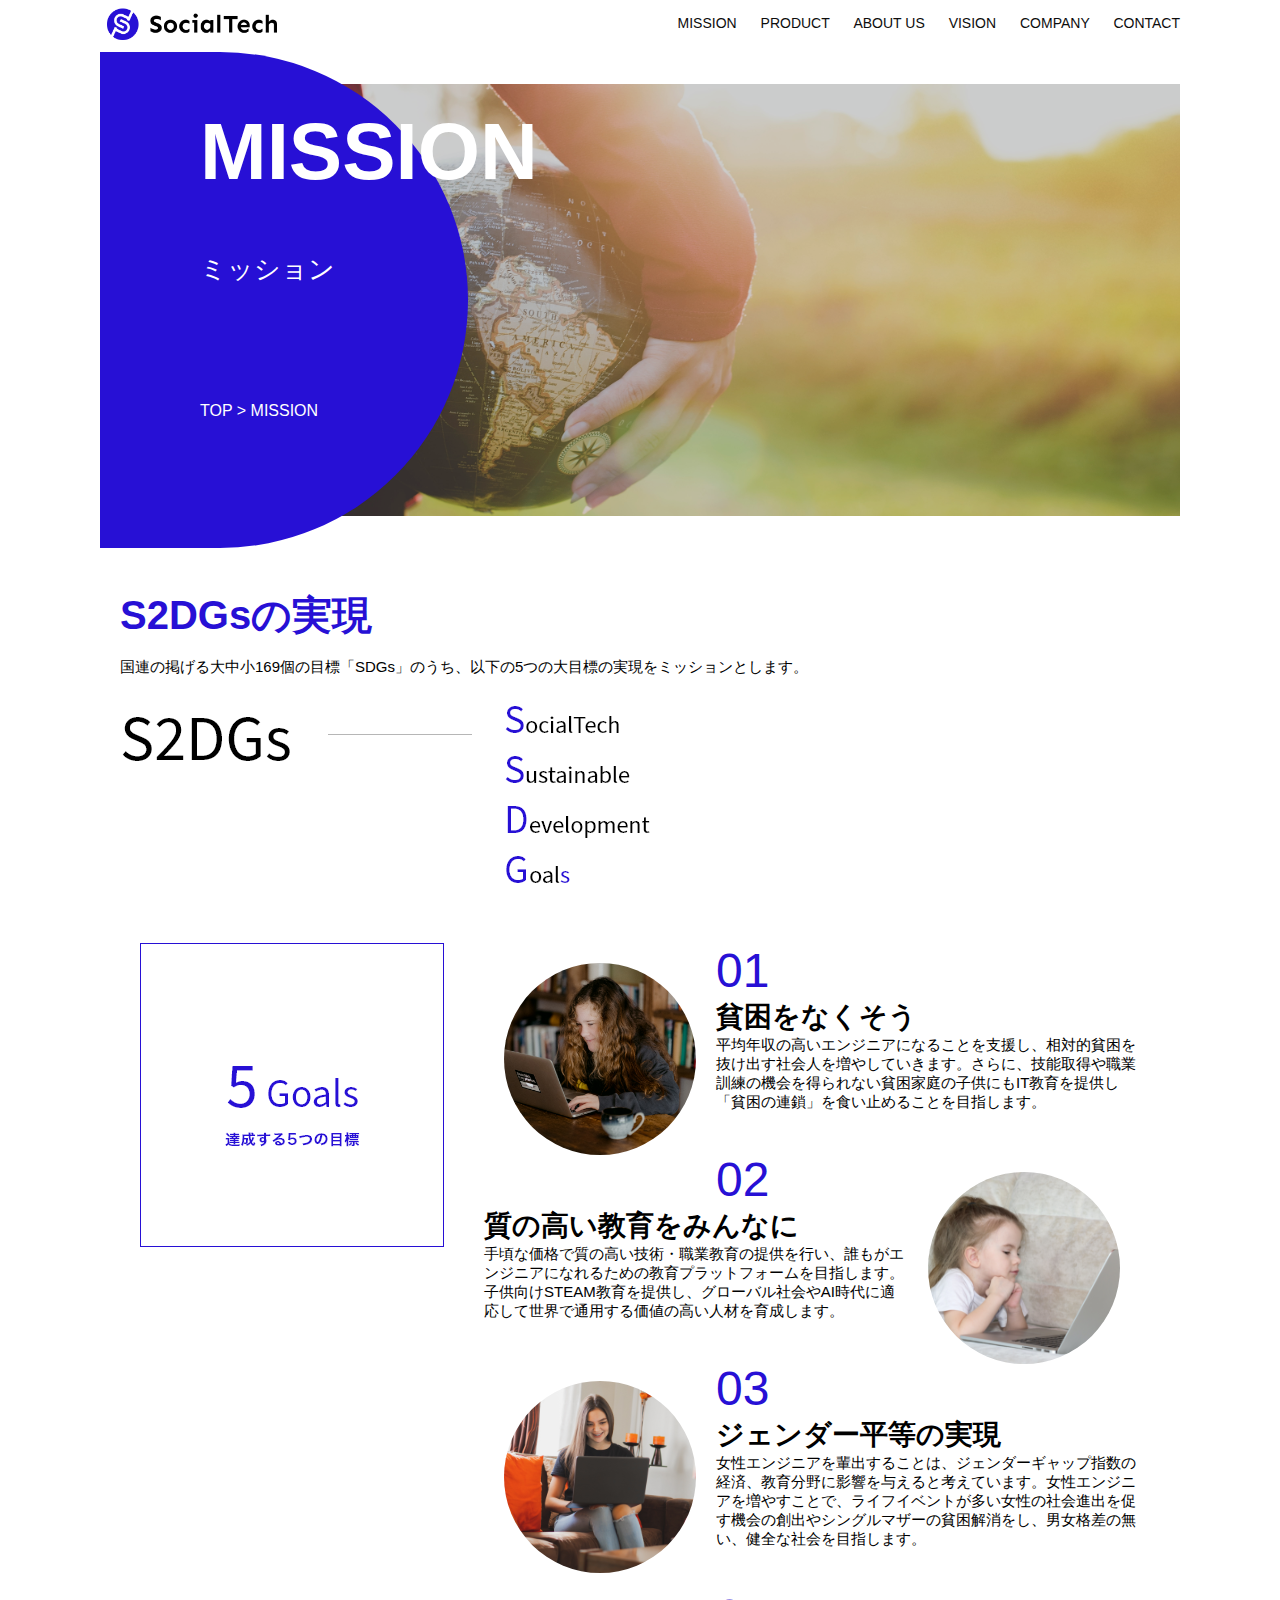
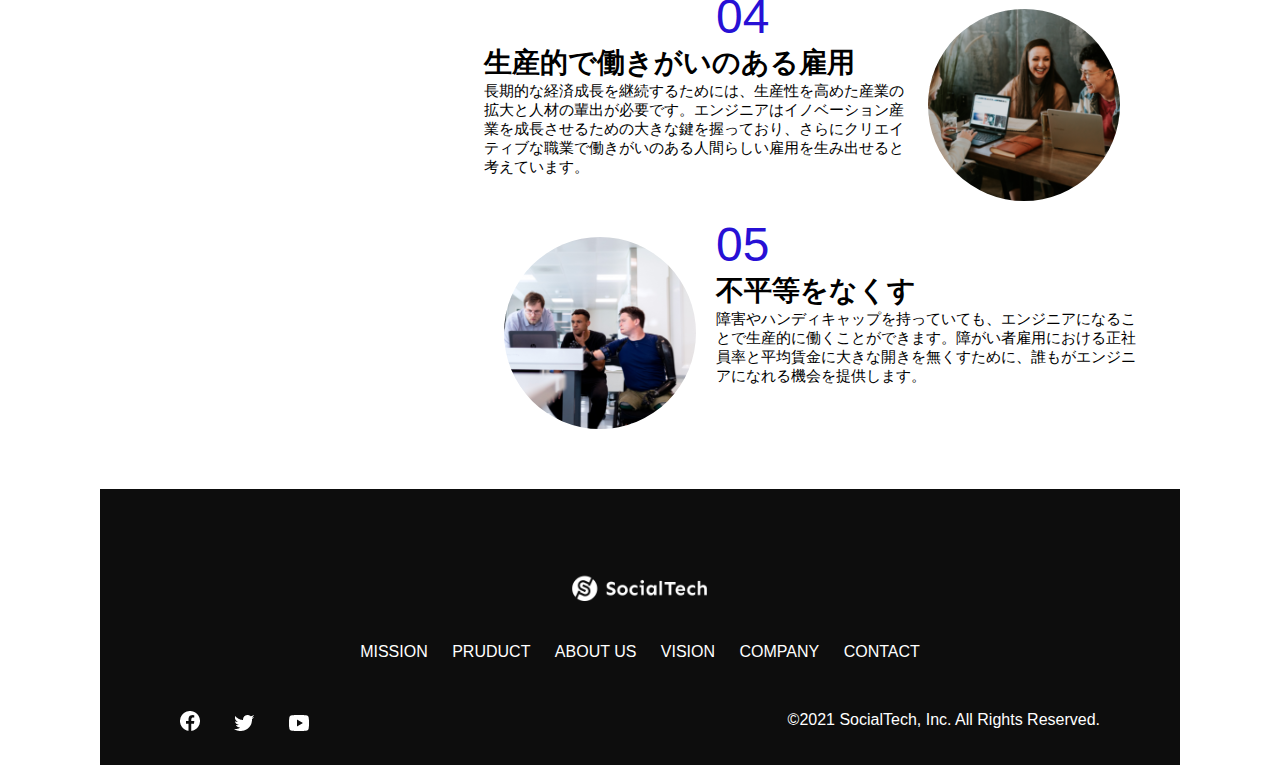
<file: socialtech/mission.html>
<!DOCTYPE html>
<html>
    <head>
        <title>SocialTech - MISSION</title>
        <meta charset="UTF-8">
        <meta name="discription" content="SocialTechが目指す5つの目標（S2DGs）を紹介します">
        <meta name="viewport" content="width=device-width, initial-scale=1.0">
        <link rel="stylesheet" href="style.css">
    </head>
    <body>
        <!-- header -->
        <header>
            <!-- Logo -->
            <a href="index.html" id="logo" ><img src="images/logo.png" alt="トップページに戻る"></a>

            <!-- navigation for PC -->
            <nav id="nav-pc">
                <a href="mission.html">MISSION</a>
                <a href="product.html">PRODUCT</a>
                <a href="index.html#aboutus">ABOUT US</a>
                <a href="index.html#vision">VISION</a>
                <a href="index.html#company">COMPANY</a>
                <a href="index.html#contact">CONTACT</a>
            </nav>

            <!-- menu bottun for smart phone -->
           <img id="menu-sp" src="images/button-menu.png" alt="ナビゲーションを開く" onclick="document.getElementById('nav-sp').style.display = 'block'">

           <!-- navigation for smart phone -->
           <nav id="nav-sp">
                <img id="close" src="images/button-close.png" alt="ナビゲーションを閉じる" onclick="document.getElementById('nav-sp').style.display = 'none'">
                <a id="logo-sp" href="index.html" onclick="document.getElementById('nav-sp').style.display = 'none'"><img src="images/logo-sp.png" alt="トップページに戻る"></a>
                <a class="menu" href="mission.html" onclick="document.getElementById('nav-sp').style.display = 'none'">MISSION</a>
                <a class="menu" href="product.html" onclick="document.getElementById('nav-sp').style.display = 'none'">PRODUCT</a>
                <a class="menu" href="index.html#aboutus" onclick="document.getElementById('nav-sp').style.display = 'none'">ABOUT US</a>
                <a class="menu" href="index.html#vison" onclick="document.getElementById('nav-sp').style.display = 'none'">VISION</a>
                <a class="menu" href="index.html#company" onclick="document.getElementById('nav-sp').style.display = 'none'">COMPANY</a>
                <a class="menu" href="index.html#contact" onclick="document.getElementById('nav-sp').style.display = 'none'">CONTACT</a>
                <div id="sns">
                    <a href="https://www.facebook.com/sejuku2013"><img src="images/button-facebook.png" alt="Facebookのリンク"></a>
                    <a href="https://twitter.com/samuraijuku"><img src="images/button-twitter.png" alt="Twitterのリンク"></a>
                    <a href="https://www.youtube.com/channel/UCCFOQO5aDK0xXam4cUQXT8g"><img src="images/button-youtube.png" alt="YouTubeのリンク"></a>
                </div>
           </nav>
        </header>
        <main>
            <article>
                <section id="mission-main">
                    <div id="mission-title">
                        <h1>MISSION</h1>
                        <span>ミッション</span>
                        <div>TOP > MISSION</div>
                    </div>
                </section>
                <section id="mission-s2dgs">
                    <h2 class="mission-h2">S2DGsの実現</h2>
                    <p>国連の掲げる大中小169個の目標「SDGs」のうち、以下の5つの大目標の実現をミッションとします。</p>
                    <img src="images/mission/mission-s2dgs.png" alt="S2DGs">
                </section>
                <section id="mission-5goals">
                    <div>
                        <img id="s2dgs-image" src="images/mission/mission-5goals.png" alt="5Goals">
                    </div>
                    <div>
                        <div>
                            <img class="fivegoals-image-left" src="images/mission/mission-5goals01.png" alt="PCを操作する女の子">
                            <span class="fivegoals-number">01</span>
                            <h3 class="fivegoals-h3">貧困をなくそう</h3>
                            <p class="fivegoals-p">
                                平均年収の高いエンジニアになることを支援し、相対的貧困を抜け出す社会人を増やしていきます。さらに、技能取得や職業訓練の機会を得られない貧困家庭の子供にもIT教育を提供し「貧困の連鎖」を食い止めることを目指します。
                            </p>
                        </div>
                        <div>
                            <img class="fivegoals-image-right" src="images/mission/mission-5goals02.png" alt="PCを見つめる小さい女の子">
                            <span class="fivegoals-number">02</span>
                            <h3 class="fivegoals-h3">質の高い教育をみんなに</h3>
                            <p class="fivegoals-p">
                                手頃な価格で質の高い技術・職業教育の提供を行い、誰もがエンジニアになれるための教育プラットフォームを目指します。子供向けSTEAM教育を提供し、グローバル社会やAI時代に適応して世界で通用する価値の高い人材を育成します。
                            </p>
                        </div>
                        <div>
                            <img class="fivegoals-image-left" src="images/mission/mission-5goals03.png" alt="PCを操作する女性">
                            <span class="fivegoals-number">03</span>
                            <h3 class="fivegoals-h3">ジェンダー平等の実現</h3>
                            <p class="fivegoals-p">
                                女性エンジニアを輩出することは、ジェンダーギャップ指数の経済、教育分野に影響を与えると考えています。女性エンジニアを増やすことで、ライフイベントが多い女性の社会進出を促す機会の創出やシングルマザーの貧困解消をし、男女格差の無い、健全な社会を目指します。
                            </p>
                        </div>
                        <div>
                            <img class="fivegoals-image-right" src="images/mission/mission-5goals04.png" alt="笑顔で話し合う3人の男女">
                            <span class="fivegoals-number">04</span>
                            <h3 class="fivegoals-h3">生産的で働きがいのある雇用</h3>
                            <p class="fivegoals-p">
                                長期的な経済成長を継続するためには、生産性を高めた産業の拡大と人材の輩出が必要です。エンジニアはイノベーション産業を成長させるための大きな鍵を握っており、さらにクリエイティブな職業で働きがいのある人間らしい雇用を生み出せると考えています。
                            </p>
                        </div>
                        <div>
                            <img class="fivegoals-image-left" src="images/mission/mission-5goals05.png" alt="障害を持つ男性が生き生きと働く様子">
                            <span class="fivegoals-number">05</span>
                            <h3 class="fivegoals-h3">不平等をなくす</h3>
                            <p class="fivegoals-p">
                                障害やハンディキャップを持っていても、エンジニアになることで生産的に働くことができます。障がい者雇用における正社員率と平均賃金に大きな開きを無くすために、誰もがエンジニアになれる機会を提供します。
                            </p>
                        </div>
                    </div>
                </section>
            </article>
        </main>
        <footer>
            <div id="footer-logo">
                <img src="images/logo-sp.png" alt="SocialTech">
            </div>
            <div id="footer-link">
                <a href="mission.html">MISSION</a>
                <a href="product.html">PRUDUCT</a>
                <a href="index.html#aboutus">ABOUT US</a>
                <a href="index.html#vision">VISION</a>
                <a href="ndex.html#company">COMPANY</a>
                <a href="index.html#contact">CONTACT</a>
            </div>
            <div id="sns-footer">
                <a href="https://www.facebook.com/sejuku2013"><img src="images//button-facebook.png" alt="Facebookのリンク"></a>
                <a href="https://twitter.com/samuraijuku"><img src="images/button-twitter.png" alt="Twitterのリンク"></a>
                <a href="https://www.youtube.com/channel/UCCFOQO5aDK0xXam4cUQXT8g"><img src="images/button-youtube.png" alt="YouTubeのリンク"></a>
                <span id="copyright">&copy;2021 SocialTech, Inc. All Rights Reserved. </span>
            </div>
        </footer>
</file>
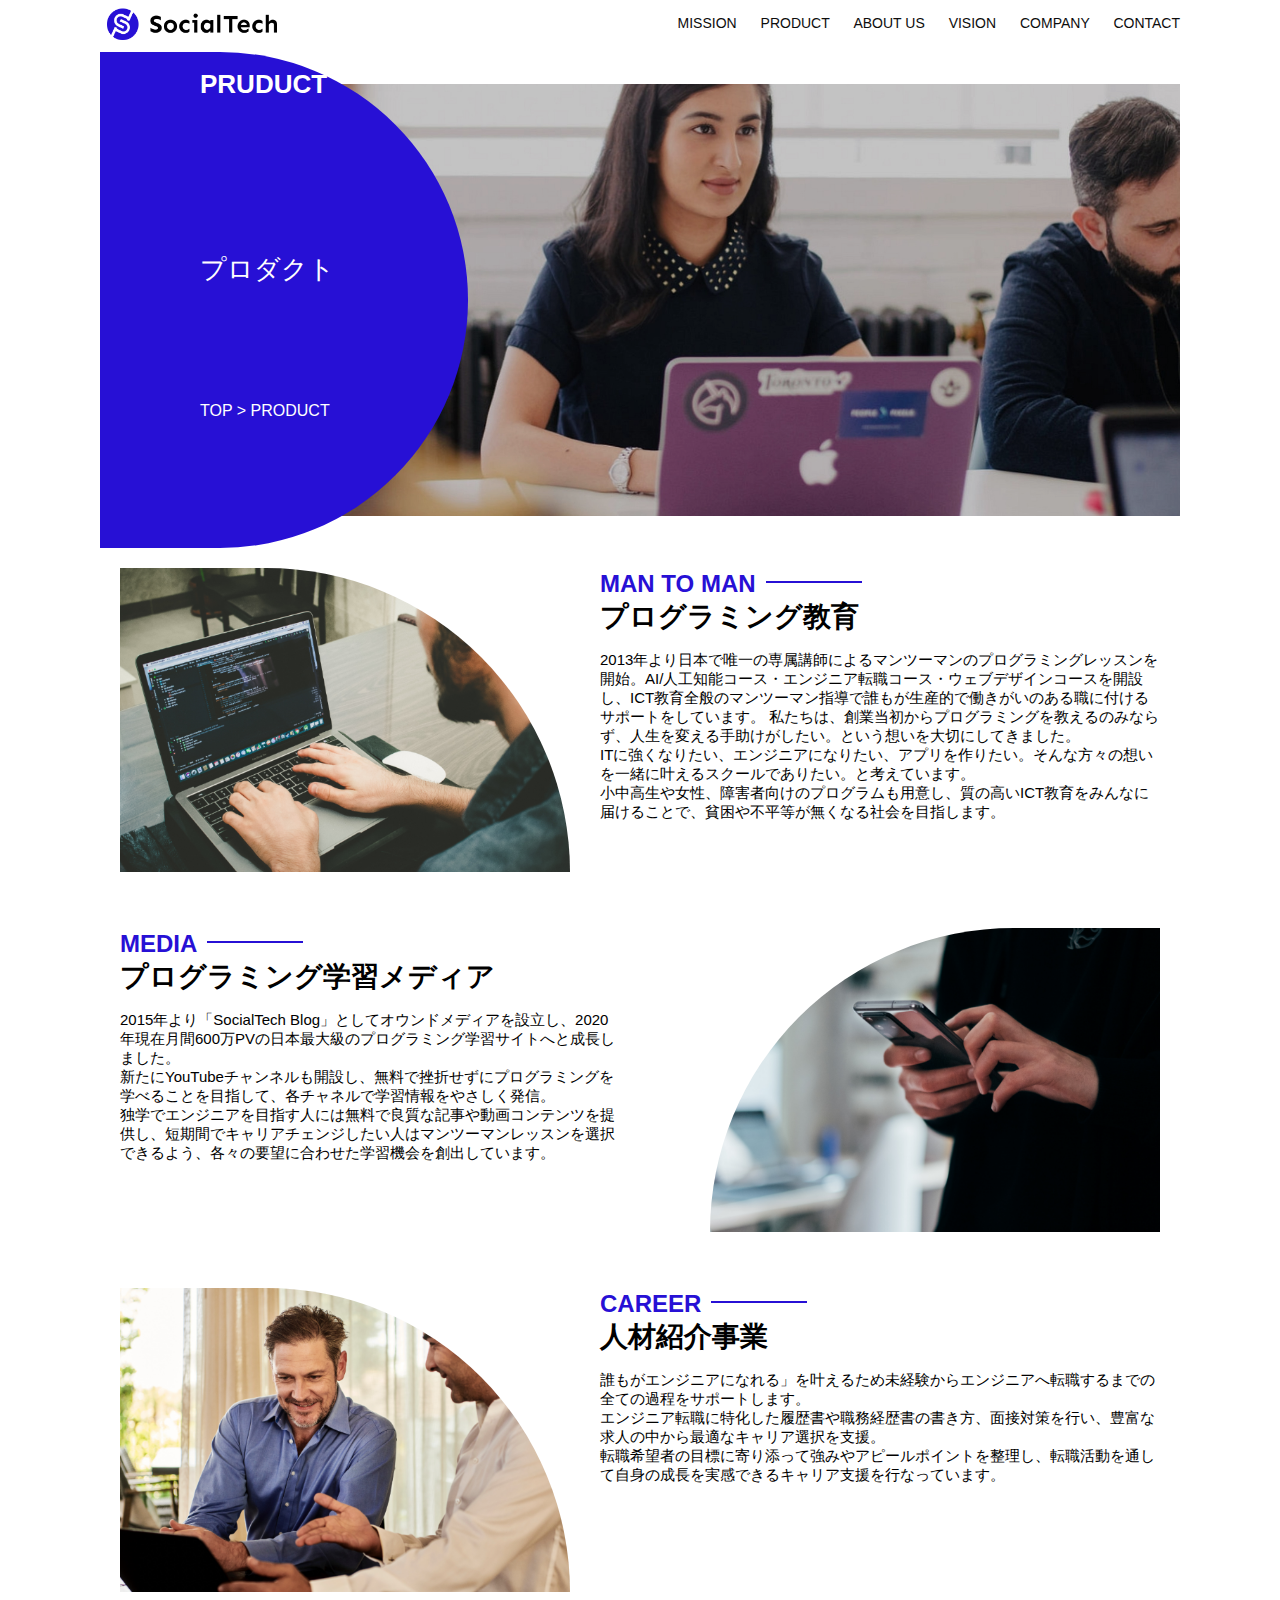
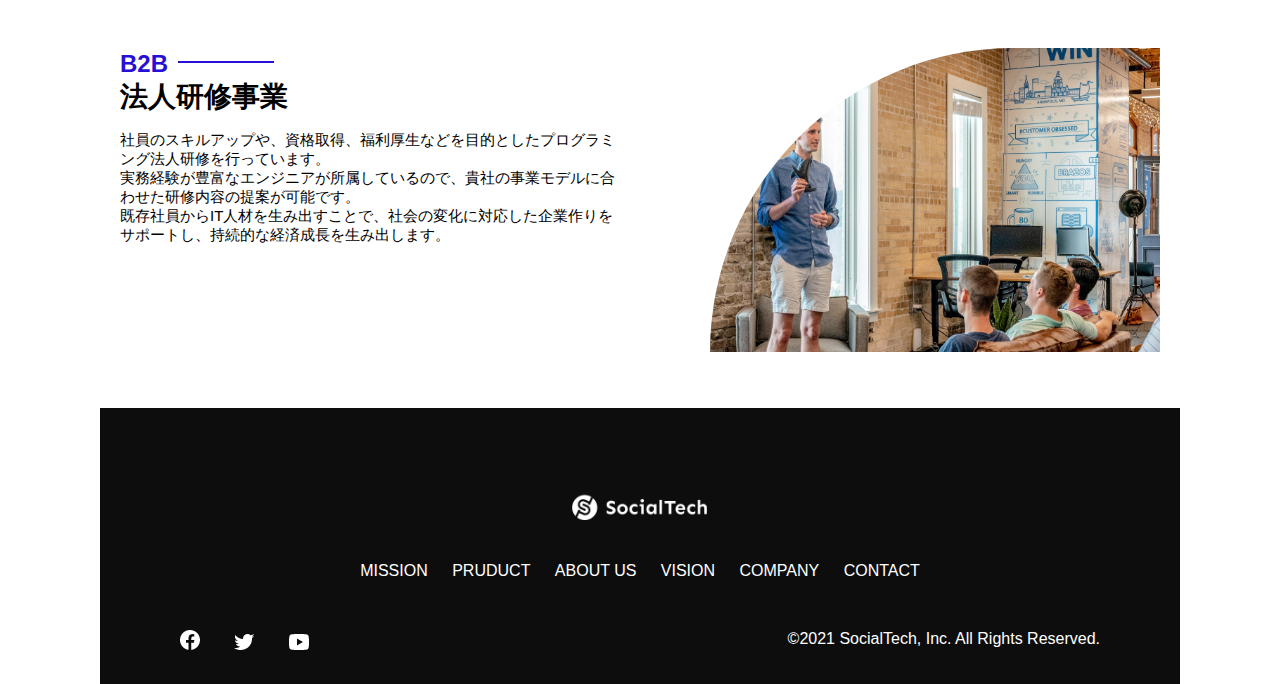
<file: socialtech/product.html>
<!DOCTYPE html>
<html>
    <head>
        <title>SocialTech - PRODUCT</title>
        <meta charset="UTF-8">
        <meta name="discription" content="SocialTechの4つのプロダクトを紹介します">
        <meta name="viewport" content="width=device-width, initial-scale=1.0">
        <link rel="stylesheet" href="style.css">
    </head>
    <body>
        <!-- header -->
        <header>
            <!-- Logo -->
            <a href="index.html" id="logo" ><img src="images/logo.png" alt="トップページに戻る"></a>

            <!-- navigation for PC -->
            <nav id="nav-pc">
                <a href="mission.html">MISSION</a>
                <a href="product.html">PRODUCT</a>
                <a href="index.html#aboutus">ABOUT US</a>
                <a href="index.html#vision">VISION</a>
                <a href="index.html#company">COMPANY</a>
                <a href="index.html#contact">CONTACT</a>
            </nav>

            <!-- menu bottun for smart phone -->
           <img id="menu-sp" src="images/button-menu.png" alt="ナビゲーションを開く" onclick="document.getElementById('nav-sp').style.display = 'block'">

           <!-- navigation for smart phone -->
           <nav id="nav-sp">
                <img id="close" src="images/button-close.png" alt="ナビゲーションを閉じる" onclick="document.getElementById('nav-sp').style.display = 'none'">
                <a id="logo-sp" href="index.html" onclick="document.getElementById('nav-sp').style.display = 'none'"><img src="images/logo-sp.png" alt="トップページに戻る"></a>
                <a class="menu" href="mission.html" onclick="document.getElementById('nav-sp').style.display = 'none'">MISSION</a>
                <a class="menu" href="product.html" onclick="document.getElementById('nav-sp').style.display = 'none'">PRODUCT</a>
                <a class="menu" href="index.html#aboutus" onclick="document.getElementById('nav-sp').style.display = 'none'">ABOUT US</a>
                <a class="menu" href="index.html#vison" onclick="document.getElementById('nav-sp').style.display = 'none'">VISION</a>
                <a class="menu" href="index.html#company" onclick="document.getElementById('nav-sp').style.display = 'none'">COMPANY</a>
                <a class="menu" href="index.html#contact" onclick="document.getElementById('nav-sp').style.display = 'none'">CONTACT</a>
                <div id="sns">
                    <a href="https://www.facebook.com/sejuku2013"><img src="images/button-facebook.png" alt="Facebookのリンク"></a>
                    <a href="https://twitter.com/samuraijuku"><img src="images/button-twitter.png" alt="Twitterのリンク"></a>
                    <a href="https://www.youtube.com/channel/UCCFOQO5aDK0xXam4cUQXT8g"><img src="images/button-youtube.png" alt="YouTubeのリンク"></a>
                </div>
           </nav>

        </header>
        <main>
            <article>
                <section id="product-main">
                    <div id="product-title">
                        <h1>PRUDUCT</h1>
                        <span>プロダクト</span>
                        <div>TOP > PRODUCT</div>
                    </div>
                </section>
                <section class="product-section1">
                    <img src="images/product/product-mantoman.png" alt="PCでコードを書く男性">
                    <div>
                        <h2 class="product-h2">MAN TO MAN</h2>
                        <h3 class="product-h3">プログラミング教育</h3>
                        <p>
                            2013年より日本で唯一の専属講師によるマンツーマンのプログラミングレッスンを開始。AI/人工知能コース・エンジニア転職コース・ウェブデザインコースを開設し、ICT教育全般のマンツーマン指導で誰もが生産的で働きがいのある職に付けるサポートをしています。
                            私たちは、創業当初からプログラミングを教えるのみならず、人生を変える手助けがしたい。という想いを大切にしてきました。<br>ITに強くなりたい、エンジニアになりたい、アプリを作りたい。そんな方々の想いを一緒に叶えるスクールでありたい。と考えています。<br>小中高生や女性、障害者向けのプログラムも用意し、質の高いICT教育をみんなに届けることで、貧困や不平等が無くなる社会を目指します。
                        </p>
                    </div>
                </section>
                <section class="product-section2">
                    <div>
                        <h2 class="product-h2">MEDIA</h2>
                        <h3 class="product-h3">プログラミング学習メディア</h3>
                        <p>2015年より「SocialTech
                            Blog」としてオウンドメディアを設立し、2020年現在月間600万PVの日本最大級のプログラミング学習サイトへと成長しました。<br>新たにYouTubeチャンネルも開設し、無料で挫折せずにプログラミングを学べることを目指して、各チャネルで学習情報をやさしく発信。<br>独学でエンジニアを目指す人には無料で良質な記事や動画コンテンツを提供し、短期間でキャリアチェンジしたい人はマンツーマンレッスンを選択できるよう、各々の要望に合わせた学習機会を創出しています。
                        </p>
                    </div>
                    <img src="images/product/product-media.png" alt="スマートフォンを操作する人">
                </section>
                <section class="product-section1">
                    <img src="images/product/product-career.png" alt="笑顔で話し合う2人の男性">
                    <div>
                        <h2 class="product-h2">CAREER</h2>
                        <h3 class="product-h3">人材紹介事業</h3>
                        <p>
                            誰もがエンジニアになれる」を叶えるため未経験からエンジニアへ転職するまでの全ての過程をサポートします。<br>エンジニア転職に特化した履歴書や職務経歴書の書き方、面接対策を行い、豊富な求人の中から最適なキャリア選択を支援。<br>転職希望者の目標に寄り添って強みやアピールポイントを整理し、転職活動を通して自身の成長を実感できるキャリア支援を行なっています。<br>
                        </p>
                    </div>
                </section>
                <section class="product-section2">
                    <div>
                        <h2 class="product-h2">B2B</h2>
                        <h3 class="product-h3">法人研修事業</h3>
                        <p>
                            社員のスキルアップや、資格取得、福利厚生などを目的としたプログラミング法人研修を行っています。<br>実務経験が豊富なエンジニアが所属しているので、貴社の事業モデルに合わせた研修内容の提案が可能です。<br>既存社員からIT人材を生み出すことで、社会の変化に対応した企業作りをサポートし、持続的な経済成長を生み出します。
                        </p>
                    </div>
                    <img src="images/product/product-b2b.png" alt="講演中の男性とそれを聴く人々">
                </section>
            </article>
        </main>
        <footer>
            <div id="footer-logo">
                <img src="images/logo-sp.png" alt="SocialTech">
            </div>
            <div id="footer-link">
                <a href="mission.html">MISSION</a>
                <a href="product.html">PRUDUCT</a>
                <a href="index.html#aboutus">ABOUT US</a>
                <a href="index.html#vision">VISION</a>
                <a href="ndex.html#company">COMPANY</a>
                <a href="index.html#contact">CONTACT</a>
            </div>
            <div id="sns-footer">
                <a href="https://www.facebook.com/sejuku2013"><img src="images//button-facebook.png" alt="Facebookのリンク"></a>
                <a href="https://twitter.com/samuraijuku"><img src="images/button-twitter.png" alt="Twitterのリンク"></a>
                <a href="https://www.youtube.com/channel/UCCFOQO5aDK0xXam4cUQXT8g"><img src="images/button-youtube.png" alt="YouTubeのリンク"></a>
                <span id="copyright">&copy;2021 SocialTech, Inc. All Rights Reserved. </span>
            </div>
        </footer>
</file>
<file: socialtech/style.css>
/* PC、スマホ共通スタイル */
body {

    font-family: "Source Sans Pro", "Hiragino Kaku Gothic ProN", Meiryo, Arial, sans-serif;
}
 
p {
    font-size: 15px;
}

/* style for PC */
@media screen and (min-width: 768px) {
    .carousel {
        width: 885px;
        margin-left: 20px;
    }

    body {
        max-width: 1080px;
        min-width: 980px;
        margin: 0 auto 0 auto;
    }

    header {
        display: flex;
        justify-content: space-between;
    }
    
    #nav-pc {
        text-align: right;
        font-size: 14px;
        padding-top: 15px;
    }
    
    #nav-pc > a {
        text-decoration: none;
        margin-left: 20px;
    }
    
    #nav-pc > a:link {
        color: #0d0d0d;
    }
    
    #nav-pc > a:visited {
        color: #0d0d0d;
    }
    
    #nav-pc > a:hover {
        color: #0d0d0d;
        text-decoration: underline;
    }
    
    #nav-pc > a:active {
        color: #0d0d0d;
    }
    
    /* スマホ用ナビを非表示 */
    #nav-sp,
    #menu-sp {
        display: none;
    }
    
    #main-visual {
        position: relative;
        height: 400px;
    }
    
    #main-message {
        position: absolute;
        top: 0;
        left: 0;
        background-color: #2710d5;
        color: white;
        border-radius: 0 0 476px 0;
        max-width: 620px;
        width: 100%;
        height: 100%;
        z-index: 11;
    }
    
    #main-message > h1 {
        font-size: 60px;
        font-weight: bold;
        margin: 100px 0 0 50px;
    }
    
    #main-message > p {
        font-size: 28px;
        margin: 0 0 0 50px;
    }
    
    #main-visual > img {
        max-width: 620px;
        border-radius: 476px 0 0 0;
        position: absolute;
        top: 0;
        right: 0;
        z-index: 10;
    }
    
    h2 {
        margin: 40px 0 0 0;
    }
    
    h2::after {
        content: url("images/line.png");
        margin-left: 10px;
    }
    
    h3 {
        font-size: 27px;
    }
    
    #mission {
        margin: 80px auto 80px auto;
        width: 100%;
    }
    
    #mission-flex {
        width: 100%;
        display: flex;
    }
    
    #mission-flex > div {
        width: 50%;
        margin: 20px;
    }
    
    #mission-photo {
        width: 100%;
    }
    
    #s2dgs {
        margin-top: 50px;
        width: 100%;
    }
    
    #product {
        background-color: #fafafa;
        width: 100%;
        margin: 80px 0 80px 0;
        padding: 10px 40px 0 40px;
    }
    
    #product > div {
        margin-top: 40px;
        display: flex;
    }
    
    #product-left {
        width: 50%;
        margin-right: 20px;
    }
    
    #product-right {
        width: 50%;
        margin-left: 20px;
        margin-top: 80px;
    }
    
    #product-left > div {
        position: relative;
        height: 480px;
        margin-right: 20px;
    }
    
    #product-right > div {
        position: relative;
        height: 480px;
        margin-left: 20px;
    }
    
    .product-photo {
        width: 100%;
    }
    
    .product-explain {
        background-color: #fff;
        position: absolute;
        left: 0;
        top: 280px;
        margin: 0 40px 0 40px;
        padding: 20px;
        box-shadow: 5px 5px 10px rgba(0, 0, 0, 0.05);
    }
    
    .product-explain > span {
        color: #2710d5;
        font-weight: bold;
        font-size: 16px;
        margin: 0;
    }
    
    .product-explain > h3 {
        font-size: 20px;
        margin: 5px 0 5px 0;
    }
    
    .product-explain > p {
        font-size: 14px;
        margin: 0;
    }
    
    #product-more {
        margin: 0 auto -42px auto;
    }
    
    #aboutus {
        margin: 80px auto;
    }
    
    #aboutus > div {
        display: flex;
    }
    
    .culture-img {
        width: 100%;
        align-self: flex-start;
    }
    
    .culture-img2 {
        margin-top: 50px;
        width: 100%;
    }
    
    .culture-table {
        max-width: 500px;
        margin-right: 50px;
    }
    
    .culture-num {
        font-size: 80px;
        color: #2710d5;
        margin-right: 20px;
    }
    
    .culture-en {
        color: #2710d5;
        font-weight: bold;
        font-size: 24px;
        display: block;
    }
    
    .culture-jp {
        font-size: 28px;
        font-weight: bold;
    }
    
    .culture-discription {
        margin: 0;
    }
    
    #vision {
        margin: 80px auto 80px auto;
    }
    
    #vision > div {
        width: 100%;
        display: flex;
        justify-content: space-between;
        flex-wrap: wrap;
    }
    
    .vision-box {
        width: 300px;
        height: 300px;
        margin-bottom: 30px;
        position: relative;
    }
    
    .vision-box > img {
        width: 100%;
        height: auto;
        position: absolute;
        top: 0;
        left: 0;
        z-index: 30;
    }
    
    .vision-box > span {
        position: absolute;
        top: 0;
        left: 0;
        margin-right: 20px;
        z-index: 31;
    }
    
    .vision-box > span > h4::first-letter {
        font-size: 40px;
    }
    
    .vision-box > span > h4 {
        color: #2710d5;
        font-size: 19px;
        margin-top: 80px;
    }
    
    .vision-box > span > h5 {
        font-size: 20px;
        margin: 0;
    }
    
    .vision-box > span > p {
        margin-top: 10px;
    }
    
    #company {
        margin: 80px auto;
    }
    
    #company-table {
        width: 100%;
    }
    
    .tableheader {
        text-align: left;
        padding: 20px;
        border-bottom-color: #2710d5;
        border-bottom-width: 1px;
        border-bottom-style: solid;
        width: 100px;
    }
    
    .tableheader-first {
        text-align: left;
        padding: 20px;
        border-bottom-color: #2710d5;
        border-bottom-width: 1px;
        border-bottom-style: solid;
        width: 100px;
        border-top-color: #2710d5;
        border-top-width: 1px;
        border-top-style: solid;
    }
    
    .cell {
        padding: 30px;
        border-bottom-color: #ececec;
        border-bottom-width: 1px;
        border-bottom-style: solid;
    }
    
    .cell-first {
        padding: 30px;
        border-bottom-color: #ececec;
        border-bottom-width: 1px;
        border-bottom-style: solid;
        border-top-color: #ececec;
        border-top-width: 1px;
        border-top-style: solid;
    }
    
    #company > iframe {
        width: 100%;
        height: 368px;
        margin-top: 40px;
    }
    
    #contact {
        margin: 80px auto 80px auto;
    }
    
    #contact > form > div {
        display: flex;
        flex-direction: row;
        flex-wrap: wrap;
        padding-bottom: 30px;
    }
    
    .contact-heading {
        width: 240px;
        align-self: center;
    }
    
    .contact-label {
        font-weight: bold;
    }
    
    .contact-span {
        color: #ce2222;
        margin: 0 0 0 20px;
        font-weight: bold;
    }
    
    .contact-textbox {
        border-top: 0;
        border-right: 0;
        border-left: 0;
        border-bottom-width: 1px;
        border-bottom-color: #707070;
        border-bottom-style: solid;
        background-color: #fafafa;
        width: 400px;
        height: 56px;
    }
    
    .contact-textarea {
        border-top: 0;
        border-right: 0;
        border-left: 0;
        border-bottom-width: 1px;
        border-bottom-color: #707070;
        border-bottom-style: solid;
        background-color: #fafafa;
        width: 400px;
        height: 200px;
    }
    
    details {
        width: 700px;
    }
    
    details > div {
        background-color: #fafafa;
        padding: 20px;
    }
    
    details > div >span {
        font-weight: bold;
    }
    
    footer {
        background-color: #0d0d0d;
        text-align: center;
        padding: 80px 80px 30px 80px;
    }
    
    #footer-logo {
        margin-bottom: 30px;
    }
    
    #footer-link {
        margin-bottom: 50px;
    }
    
    #footer-link > a {
        text-decoration: none;
        margin: 10px;
    }
    
    #footer-link > a:link {
        color: #fff;
    }
    
    #footer-link > a:visited {
        color: #fff;
    }
    
    #footer-link > a:hover {
        color: #fff;
        text-decoration: underline;
    }
    
    #footer-link > a:active {
        color: #fff;
    }
    
    #sns-footer {
        text-align: left;
        width: 100%;
    }
    
    #sns-footer > a {
        margin-right: 30px;
    }
    
    #copyright {
        color: #fff;
        float: right;
    }

    /* mission.html用スタイル */
    /* ミッションのメインビジュアル */
    #mission-main {
        height: 496px;
        width: 100%;
        background-image: url(images/mission/mission-main.png);
        background-repeat: no-repeat;
        background-position-y: center;
    }

    #mission-title {
        background-color: #2710d5;
        width: 368px;
        color: #fff;
        height: 496px;
        border-radius: 0 248px 248px 0;
        position: relative;
    }

    #mission-title > h1 {
        position: absolute;
        top: 0;
        left: 100px;
        font-size: 80px;
    }

    #mission-title > span {
        position: absolute;
        top: 200px;
        left: 100px;
        font-size: 26px;
    }

    #mission-title > div {
        position: absolute;
        top: 350px;
        left: 100px;
        font-size: 16px;
    } 

    #mission-s2dgs {
        width: 100%;
        margin: 20px;
    }

    .mission-h2 {
        color: #2710d5;
        font-size: 40px;
    }

    .mission-h2::after {
        content: none;
    }

    #mission-5goals {
        margin: 20px;
        display: flex;
    }

    #mission-5goals > div {
        flex-grow: 1;
        padding: 20px;
    }

    #mission-5goals > div > div {
        margin-bottom: 40px;
    }

    .fivegoals-image-right {
        float: right;
        margin: 20px;
    }

    .fivegoals-image-left {
        float: left;
        margin: 20px;
    }

    .fivegoals-number {
        color: #2710d5;
        font-size: 48px;
        margin: 0;
    }

    .fivegoals-h3 {
        font-size: 28px;
        margin: 0;
    }

    .fivegoals-p {
        margin: 0;
    }

     /* プロダクトページ */

    #product-main {
        height: 496px;
        width: 100%;
        background-image: url(images/product/product-main.png);
        background-repeat: no-repeat;
        background-position-y: center;
    }

    #product-title {
        background-color: #2710d5;
        width: 368px;
        color: #fff;
        height: 496px;
        border-radius: 0 248px 248px 0;
        position: relative;
    }

    #product-title > h1 {
        position: absolute;
        top: 0;
        left: 100px;
        font-size: 26px;
    }

    #product-title > span {
        position: absolute;
        top: 200px;
        left: 100px;
        font-size: 26px;
    }

    #product-title > div {
        position: absolute;
        top: 350px;
        left: 100px;
        font-size: 16px;
    }

    .product-section1 {
        position: relative;
        margin: 20px;
        height: 340px;
    }

    .product-section1 > img {
        position: absolute;
        top: 0;
        left: 0;
        width: 450px;
        margin: 0 40px 30px 0;
        border-radius: 0 432px 0 0;
    }

    .product-section1 > div {
        position: absolute;
        top: 0;
        left: 480px;
    }

    .product-section2 {
        position: relative;
        margin: 20px;
        height: 340px;
    }

    .product-section2 > img {
        position: absolute;
        top: 0;
        right: 0;
        width: 450px;
        margin: 0 0 30px 40px;
        border-radius: 432px 0 0 0;
    }

    .product-section2 > div {
        width: 500px;
        position: absolute;
        top: 0;
        left: 0;
    }

    .product-h2 {
        color: #2710d5;
        font-size: 24px;
        margin: 0;
    }

    .product-h3 {
        font-size: 28px;
        margin: 0;
    }
} 



/* style for smart phone */
@media screen and (max-width: 767px) {
    .carousel {
        width: 375px;
        margin: 0 auto 0 auto;
    }

    .carouselImage {
        width: 375px;
    }

    body {
        min-width: 375px;
        margin: 0;
    }

    #nav-pc {
        display: none;
    }

    #menu-sp {
        position: absolute;
        top: 0px;
        right: 0px;
    }

    #nav-sp {
        background-color: #2710d5;
        position: absolute;
        left: 0;
        top: 0;
        height: 100%;
        width: 100%;
        display: none;
        z-index: 100;
    }
    
    #close {
        position: absolute;
        top: 20px;
        right: 20px;
    }
    
    #logo-sp {
        margin: 80px 0 30px 20px;
    }
    
    #nav-sp > a {
        display: block;
    }
    
    #nav-sp > a:link {
        color: #fff;
    }
    
    #nav-sp > a:visited {
        color: #fff;
    }
    
    #nav-sp > a:hover {
        color: #fff;
        text-decoration: underline;
    }
    
    #nav-sp > a:active {
        color: #fff;
    }
    
    #nav-sp > .menu {
        text-decoration: none;
        display: block;
        margin: 0 20px 0 20px;
        height: 44px;
        font-size: 16px;
        background-image: url("images/arrow.png");
        background-repeat: no-repeat;
        background-position: right top;
    }
    
    #sns {
        position: absolute;
        bottom: 20px;
        left: 20px;
    }
    
    #sns > a {
        margin-right: 30px;
    }

    #main-visual {
        position: relative;
        height: 470px;
        width: 100%;
        overflow: hidden;
    }

    #main-visual > div {
        position: absolute;
        top: 0;
        left: 0;
        background-color: #2710d5;
        color: #fff;
        border-radius: 0 0 476px 0;
        text-align: center;
        height: 280px;
        width: 100%;
        z-index: 11;
    }

    #main-visual > div > h1 {
        font-size: 28px;
        margin: 90px 0 0 0;
    }

    #main-visual > div > p {
        margin: 0;
    }

    #main-visual > img {
        width: 100%;
        border-radius: 476px 0 0 0;
        z-index: 10;
        position: absolute;
        bottom: 0;
        right: 0;
    }

    h2::after {
        content: url(images/line.png);
        margin-left: 10px;
    }

    h3 {
        font-size: 24px;
        margin: 10px 0 0 0;
    }

    #mission {
        margin: 20px;
    }

    #mission-photo {
        width: 100%;
    }

    #s2dgs {
        width: 100%;
    }

    #product {
        background-color: #fafafa;
        padding-top: 10px;
    }

    #product h2 {
        margin-left: 20px;
    }

    #product-left,
    #product-right {
        margin: 0 20px 0 20px;
    }

    #product-left > div,
    #product-right > div {
        position: relative;
        height: 540px;
    }

    .product-explain {
        background-color: #fff;
        position: absolute;
        left: 0;
        bottom: 50px;
        padding: 20px;
        box-shadow: 5px 5px 10px rgba(0, 0, 0, 0.05);
    }

    .product-explain > span {
        color: #2710d5;
        font-weight: bold;
        font-size: 16px;
        margin: 0px;
    }

    .product-explain > h3 {
        margin: 10px 0 10px 0;
    }

    .product-photo {
        width: 100%;
    }

    #product-more > img {
        margin: 0 0 -42px 20px;
    }

    #aboutus {
        margin: 80px 20px 80px 20px;
    }

    #aboutus > div {
        display: flex;
        flex-direction: column;
    }

    .culture-table {
        width: 100%;
        padding-right: 20px;
        order: 2;
    }

    .culture-img {
        width: 100%;
        order: 1;
    }

    .culture-img2 {
        width: 100%;
    }

    .culture-num {
        font-size: 80px;
        color: #2710d5;
    }

    .culture-en {
        color: #2710d5;
        font-weight: bold;
        font-size: 24px;
        display: block;
    }

    .culture-jp {
        display: block;
    }

    .culture-discription {
        margin: 0;
    }

    #vision {
        margin: 80px 20px 80px 20px;
    }

    .vision-box {
        width: 300px;
        height: 300px;
        margin-bottom: 30px;
        position: relative;
    }

    .vision-box > img {
        width: 100%;
        height: auto;
        position: absolute;
        top: 0;
        left: 0;
        z-index: 30;
    }

    .vision-box > span {
        position: absolute;
        top: 0;
        left: 0;
        z-index: 31;
        margin-right: 20px;
    }

    .vision-box > span > h4 {
        color: #2710d5;
        font-size: 19px;
        margin-top: 60px;
    }

    .vision-box > span > h5 {
        font-size: 20px;
        margin: 0;
    }

    .vision-box > span > p {
        margin-top: 10px;
    }

    #company {
        margin: 0 20px 0 20px;
    }

    #company > h3 {
        margin-bottom: 20px;
    }

    #company > table {
        width: 100%;
    }

    .tableheader-first {
        text-align: left;
        padding: 20px;
        border-bottom-color: #2710d5;
        border-bottom-width: 1px;
        border-bottom-style: solid;
        border-top-color: #2710d5;
        border-top-width: 1px;
        border-top-style: solid;
        width: 50px;
    }

    .tableheader {
        text-align: left;
        padding: 20px;
        border-bottom-color: #2710d5;
        border-bottom-width: 1px;
        border-bottom-style: solid;
        width: 50px;
    }

    .cell {
        padding: 20px;
        border-bottom-color: #ececec;
        border-bottom-width: 1px;
        border-bottom-style: solid;
    }

    .cell-first {
        padding: 20px;
        border-bottom-color: #ececec;
        border-bottom-width: 1px;
        border-bottom-style: solid;
        border-top-color: #ececec;
        border-top-width: 1px;
        border-top-style: solid;    
    }

    #company > iframe {
        width: 100%;
        height: 240px;
        margin-top: 40px;
    }

    #contact {
        margin: 80px 20px 80px 20px;
    }

    #contact > h3 {
        margin-bottom: 20px;
    }

    #contact > form > div {
        margin-bottom: 20px;
    }

    .contact-heading {
        margin-bottom: 20px;
    }

    .contact-label {
        font-weight: bold;
    }

    .contact-span {
        color: #ce2222;
        margin-left: 20px;
        font-weight: bold;
    }

    .contact-textbox {
        height: 56px;
        border-top: 0;
        border-left: 0;
        border-right: 0;
        background-color: #fafafa;
        border-bottom-color: #707070;
        border-bottom-width: 1px;
        border-bottom-style: solid;
        min-width: 300px;
        width: 100%;
    }

    .contact-textarea {
        height: 150px;
        border-top: 0;
        border-left: 0;
        border-right: 0;
        background-color: #fafafa;
        width: 100%;
    }

    .radiobutton {
        margin-bottom: 20px;
    }

    .radiobutton + label::after {
        content: "\A";
        white-space: pre;
    }

    footer {
        background-color: #0d0d0d;
        padding: 30px 20px 50px 20px;
    }

    #footer-logo {
        margin-bottom: 30px;
    }

    #footer-link {
        margin-bottom: 50px;
    }

    #footer-link > a {
        text-decoration: none;
        margin: 0 20px 30px 0;
        display: block;
        background-image: url("images/arrow.png");
        background-repeat: no-repeat;
        background-position: right top;
    }

    #sns-footer > a {
        margin-right: 30px;
    }

    #copyright {
        font-size: 12px;
        display: block;
        margin-top: 30px;
        color: #fff;
    }

     /* MISSIONページ スマートフォン用*/
    #mission-main {
        height: 256px;
        width: 100%;
        background-image: url(images/mission/mission-main.png);
        background-repeat: no-repeat;
        background-position-y: center;
        background-size: auto 208px;
    }

    #mission-title {
        background-color: #2710d5;
        width: 136px;
        color: #fff;
        height: 256px;
        border-radius: 0 248px 248px 0;
        position: relative;
    }

    #mission-title > h1 {
        position: absolute;
        top: 0;
        left: 20px;
        font-size: 40px;
    }

    #mission-title > span {
        position: absolute;
        top: 110px;
        left: 20px;
        font-size: 18px;
    }

    #mission-title > div {
        position: absolute;
        top: 180px;
        left: 20px;
        font-size: 13px;
    }

    #mission-s2dgs {
        margin: 20px;
    }

    .mission-h2 {
        color: #2710d5;
        font-size: 38px;
    }

    .mission-h2::after {
        content: none;
    }

    #mission-s2dgs > img {
        width: 100%;
    }

    #mission-5goals {
        margin: 20px;
    }

    #mission-5goals > div > div {
        margin-bottom: 40px;
    }

    #s2dgs-image {
        width: 100%;
    }

    .fivegoals-image-right {
        margin: 20px auto 20px auto;
        display: block;
    }

    .fivegoals-image-left {
        margin: 20px auto 20px auto;
        display: block;
    }

    .fivegoals-number {
        color: #2710d5;
        font-size: 48px;
        margin: 0;
    }

    .fivegoals-h3 {
        font-size: 28px;
        margin: 0;
    }

    .fivegoals-p {
        margin: 0;
    }

    #product-main {
        height: 256px;
        width: 100%;
        background-image: url(images/product/product-main.png);
        background-repeat: no-repeat;
        background-position-y: center;
        background-size: auto 208px;
    }

    #product-title {
        background-color: #2710d5;
        width: 136px;
        color: #fff;
        height: 256px;
        border-radius: 0 248px 248px 0;
        position: relative;
    }

    #product-title > h1 {
        position: absolute;
        top: 0;
        left: 20px;
        font-size: 40px;
    }

    #product-title > span {
        position: absolute;
        top: 110px;
        left: 20px;
        font-size: 18px;
    }

    #product-title > div {
        position: absolute;
        top: 180px;
        left: 20px;
        font-size: 13px;
    }

    .product-section1 {
        margin: 20px;
    }

    .product-section1 > img {
        width: 100%;
        border-radius: 0 300px 0 0;
    }

    .product-section2 {
        margin: 20px;
        display: flex;
        flex-direction: column;
    }

    .product-section2 > img {
        order: 1;
        width: 100%;
        border-radius: 300px 0 0 0;
    }

    .product-section2 > div {
        order: 2;
    }

    .product-h2 {
        color: #2710d5;
        font-size: 24px;
        margin: 0;
    }

    .product-h3 {
        font-size: 28px;
        margin: 0;
    }
}
</file>
